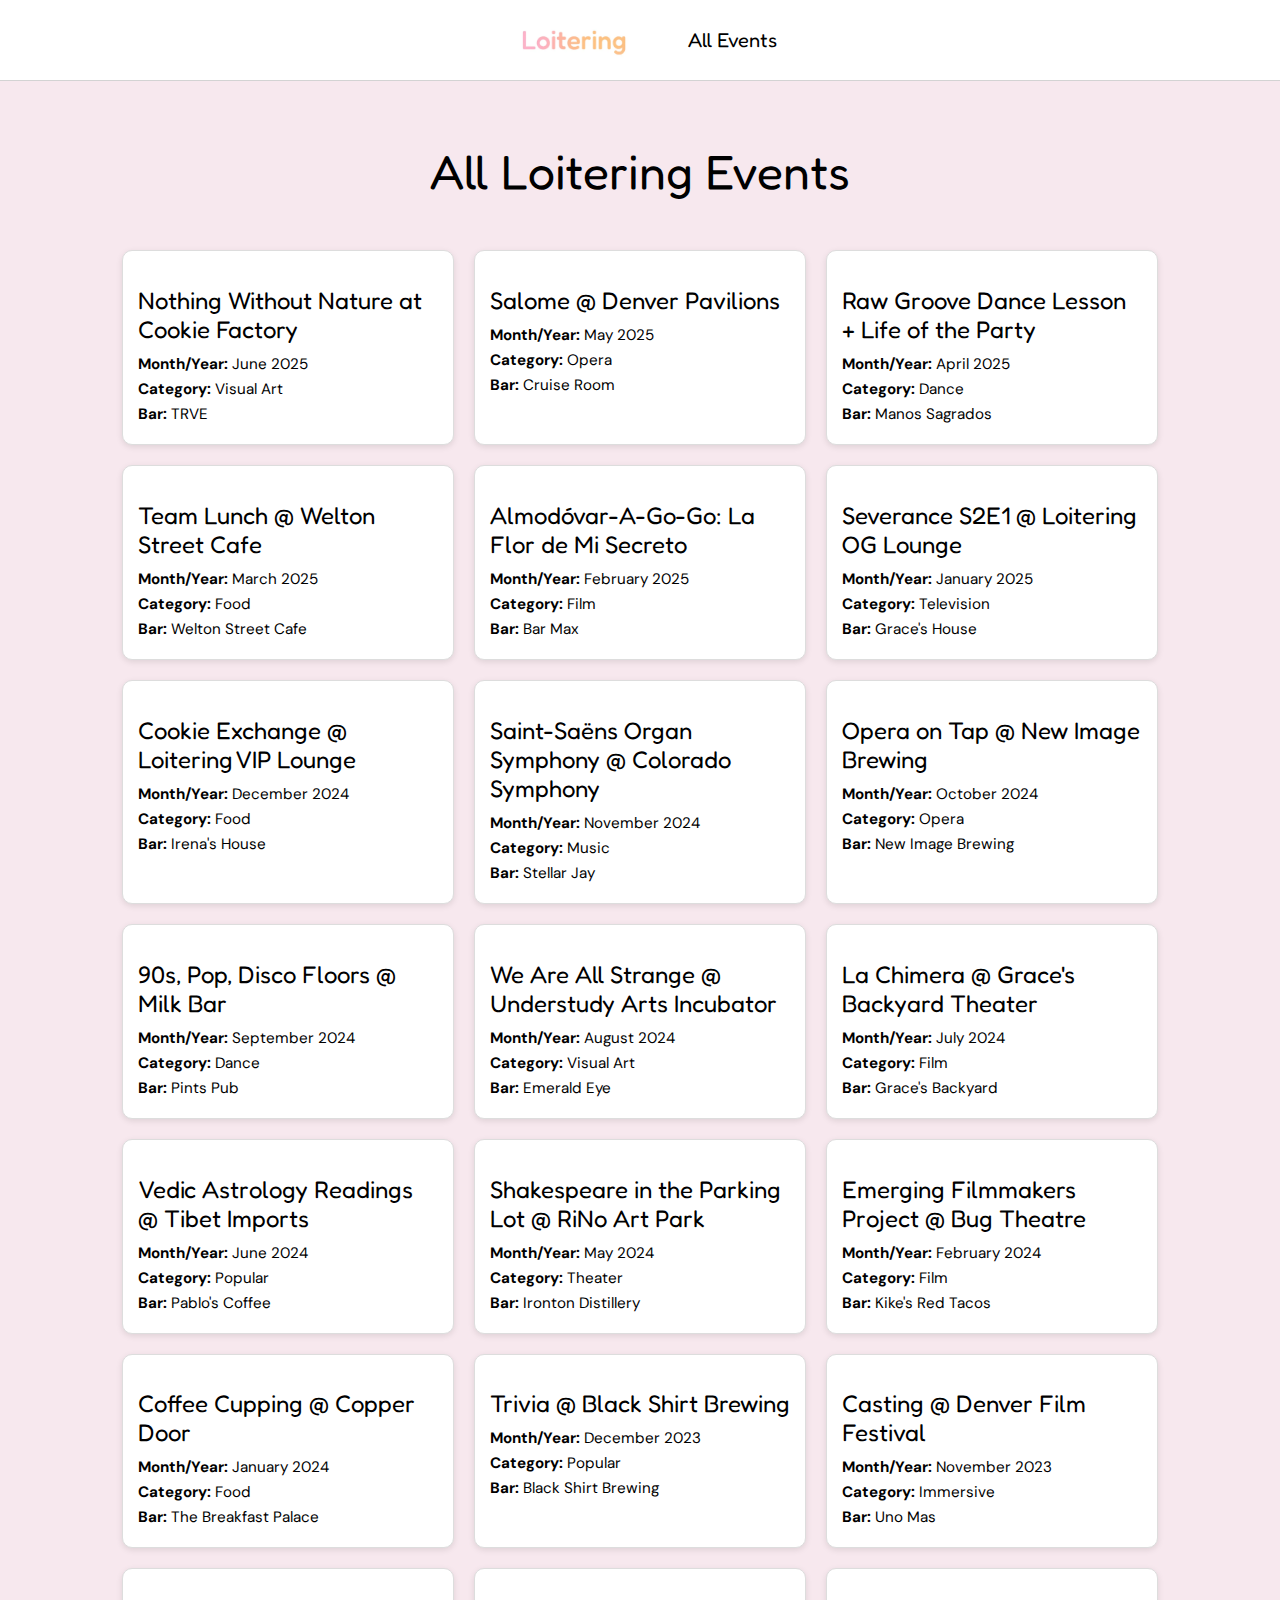
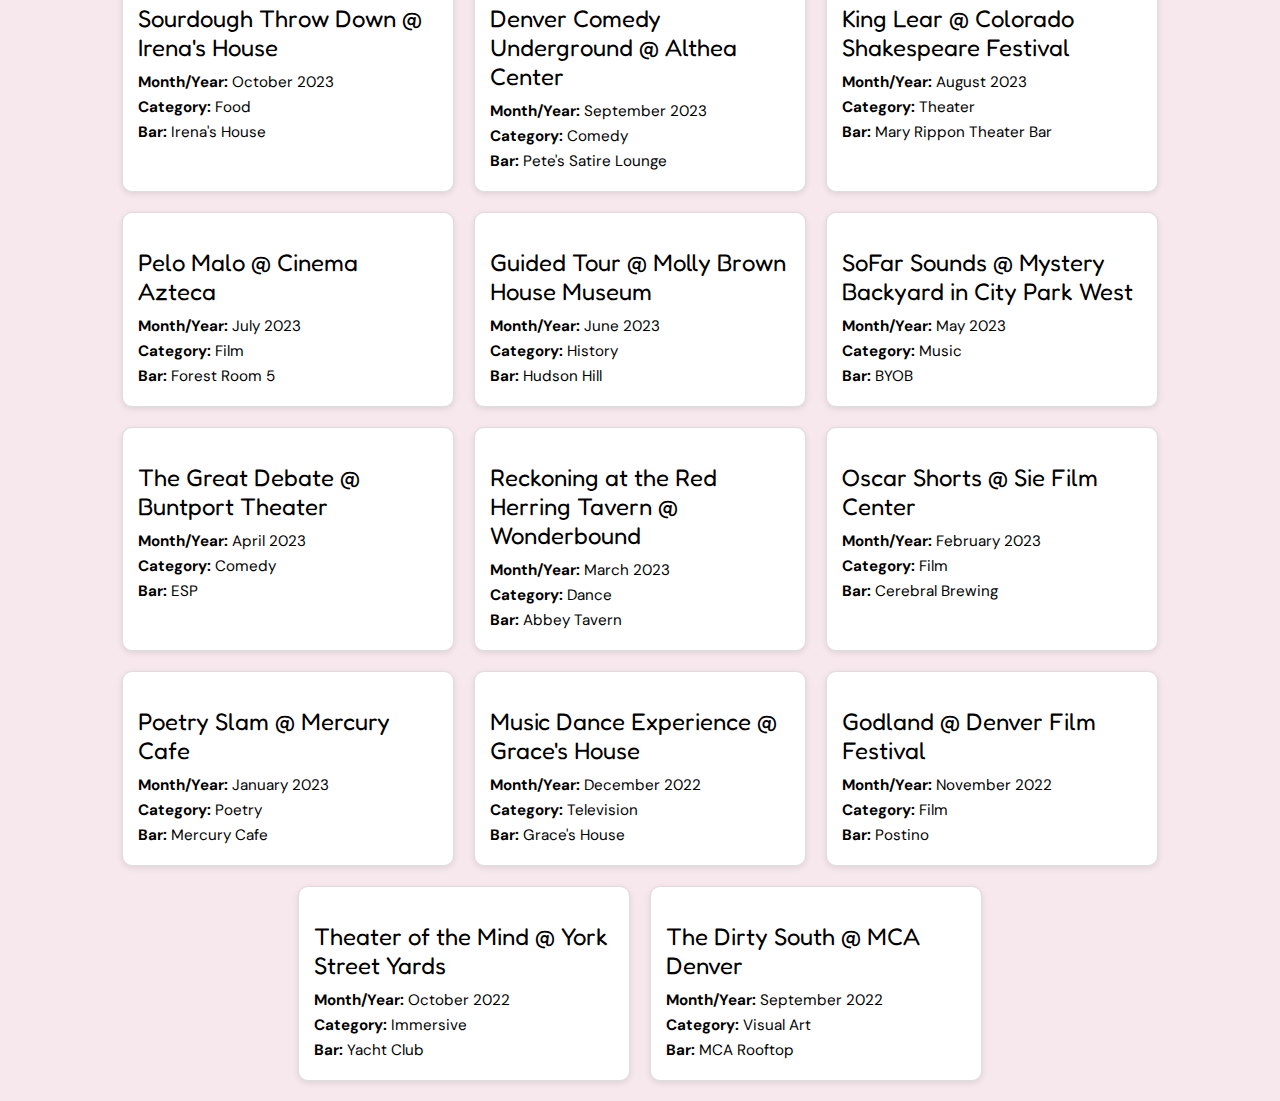
<file: events/index.html>
<!DOCTYPE html>
<html lang="en">
<head>
  <meta charset="UTF-8">
  <meta name="viewport" content="width=device-width, initial-scale=1.0">
  <title>All Events - Loitering</title>
  <!-- Use Fredoka font and favicon, matching loitering.html -->
  <link href="https://fonts.googleapis.com/css2?family=Fredoka:wght@400;700&family=DM+Sans&display=swap" rel="stylesheet" media="print" onload="this.media='all'" />
  <link rel="icon" type="image/webp" href="logoculture.webp" />
  <style>
    body {
      margin: 0;
      padding: 0;
      font-family: 'DM Sans', sans-serif;
      background-color: #f7e8ee;
    }
    h1 {
      font-family: 'Fredoka', sans-serif;
      font-size: 3em;
      text-align: center;
      margin: 30px 0;
      font-weight: 400;
    }
    .events-grid {
      display: flex;
      flex-wrap: wrap;
      gap: 20px;
      justify-content: center;
      padding: 20px;
    }
    .event-card {
      border: 1px solid #ddd;
      border-radius: 10px;
      padding: 15px;
      width: 300px;
      box-shadow: 0 2px 6px rgba(0,0,0,0.1);
      transition: transform 0.2s ease;
      background: #fff;
    }
    .event-card:hover {
      transform: translateY(-5px);
    }
    .event-card h2 {
      font-family: 'Fredoka', sans-serif;
      font-size: 1.5em;
      margin-bottom: 10px;
      font-weight: 400;
    }
    .event-card p {
      margin: 5px 0;
      font-size: 0.95em;
    }
    .navbar {
      position: fixed;
      top: 0; left: 0; right: 0;
      background: #fff;
      border-bottom: 1px solid lightgray;
      display: flex;
      justify-content: center;
      align-items: center;
      height: 80px;
      padding: 0 20px;
      z-index: 1000;
    }
    .navbar ul { 
      display: flex; 
      list-style: none; 
      margin:0; 
      padding:0; 
      align-items: center;
      height: 100%;
    }
    .navbar li { margin: 0 20px; display: flex; align-items: center; }
    .navbar a { 
      text-decoration: none; 
      color: #000; 
      font-size: 1.25rem;
      display: flex; 
      align-items: center; 
      height: 100%;
      font-family: 'Fredoka', sans-serif;
      font-weight: 400;
    }
    .navbar img {
      max-height: 52px;
      width: auto;
      display: block;
    }
    @media (max-width: 480px) {
      .navbar {
        height: 56px;
        padding: 0 6px;
      }
      .navbar ul {
        gap: 8px;
      }
      .navbar li {
        margin: 0 8px;
      }
      .navbar img {
        max-height: 36px;
      }
    }
    .main-content {
      margin-top: 80px;
      padding-top: 32px;
    }
    @media (max-width: 480px) {
      .main-content {
        margin-top: 56px;
        padding-top: 20px;
      }
    }
    @media (max-width: 768px) {
      .event-card {
        width: 90%;
      }
      h1 {
        font-size: 2em;
      }
    }
  </style>
</head>
<body>
  <nav class="navbar">
    <ul>
      <li><a href="https://loitering.info"><img src="loiteringlogo.webp" alt="Home Logo" loading="lazy" width="52" height="52" /></a></li>
      <li><a href="https://loitering.info/events">All Events</a></li>
    </ul>
  </nav>
  <div class="main-content">
    <h1>All Loitering Events</h1>
    <div class="events-grid">
      <!-- Most recent event first -->
      <div class="event-card">
        <h2>Nothing Without Nature at Cookie Factory</h2>
        <p><strong>Month/Year:</strong> June 2025</p>
        <p><strong>Category:</strong> Visual Art</p>
        <p><strong>Bar:</strong> TRVE</p>
      </div>
      <div class="event-card"><h2>Salome @ Denver Pavilions</h2><p><strong>Month/Year:</strong> May 2025</p><p><strong>Category:</strong> Opera</p><p><strong>Bar:</strong> Cruise Room</p></div>
      <div class="event-card"><h2>Raw Groove Dance Lesson + Life of the Party</h2><p><strong>Month/Year:</strong> April 2025</p><p><strong>Category:</strong> Dance</p><p><strong>Bar:</strong> Manos Sagrados</p></div>
      <div class="event-card"><h2>Team Lunch @ Welton Street Cafe</h2><p><strong>Month/Year:</strong> March 2025</p><p><strong>Category:</strong> Food</p><p><strong>Bar:</strong> Welton Street Cafe</p></div>
      <div class="event-card"><h2>Almodóvar-A-Go-Go: La Flor de Mi Secreto</h2><p><strong>Month/Year:</strong> February 2025</p><p><strong>Category:</strong> Film</p><p><strong>Bar:</strong> Bar Max</p></div>
      <div class="event-card"><h2>Severance S2E1 @ Loitering OG Lounge</h2><p><strong>Month/Year:</strong> January 2025</p><p><strong>Category:</strong> Television</p><p><strong>Bar:</strong> Grace's House</p></div>
      <div class="event-card"><h2>Cookie Exchange @ Loitering VIP Lounge</h2><p><strong>Month/Year:</strong> December 2024</p><p><strong>Category:</strong> Food</p><p><strong>Bar:</strong> Irena's House</p></div>
      <div class="event-card"><h2>Saint-Saëns Organ Symphony @ Colorado Symphony</h2><p><strong>Month/Year:</strong> November 2024</p><p><strong>Category:</strong> Music</p><p><strong>Bar:</strong> Stellar Jay</p></div>
      <div class="event-card"><h2>Opera on Tap @ New Image Brewing</h2><p><strong>Month/Year:</strong> October 2024</p><p><strong>Category:</strong> Opera</p><p><strong>Bar:</strong> New Image Brewing</p></div>
      <div class="event-card"><h2>90s, Pop, Disco Floors @ Milk Bar</h2><p><strong>Month/Year:</strong> September 2024</p><p><strong>Category:</strong> Dance</p><p><strong>Bar:</strong> Pints Pub</p></div>
      <div class="event-card"><h2>We Are All Strange @ Understudy Arts Incubator</h2><p><strong>Month/Year:</strong> August 2024</p><p><strong>Category:</strong> Visual Art</p><p><strong>Bar:</strong> Emerald Eye</p></div>
      <div class="event-card"><h2>La Chimera @ Grace's Backyard Theater</h2><p><strong>Month/Year:</strong> July 2024</p><p><strong>Category:</strong> Film</p><p><strong>Bar:</strong> Grace's Backyard</p></div>
      <div class="event-card"><h2>Vedic Astrology Readings @ Tibet Imports</h2><p><strong>Month/Year:</strong> June 2024</p><p><strong>Category:</strong> Popular</p><p><strong>Bar:</strong> Pablo's Coffee</p></div>
      <div class="event-card"><h2>Shakespeare in the Parking Lot @ RiNo Art Park</h2><p><strong>Month/Year:</strong> May 2024</p><p><strong>Category:</strong> Theater</p><p><strong>Bar:</strong> Ironton Distillery</p></div>
      <div class="event-card"><h2>Emerging Filmmakers Project @ Bug Theatre</h2><p><strong>Month/Year:</strong> February 2024</p><p><strong>Category:</strong> Film</p><p><strong>Bar:</strong> Kike's Red Tacos</p></div>
      <div class="event-card"><h2>Coffee Cupping @ Copper Door</h2><p><strong>Month/Year:</strong> January 2024</p><p><strong>Category:</strong> Food</p><p><strong>Bar:</strong> The Breakfast Palace</p></div>
      <div class="event-card"><h2>Trivia @ Black Shirt Brewing</h2><p><strong>Month/Year:</strong> December 2023</p><p><strong>Category:</strong> Popular</p><p><strong>Bar:</strong> Black Shirt Brewing</p></div>
      <div class="event-card"><h2>Casting @ Denver Film Festival</h2><p><strong>Month/Year:</strong> November 2023</p><p><strong>Category:</strong> Immersive</p><p><strong>Bar:</strong> Uno Mas</p></div>
      <div class="event-card"><h2>Sourdough Throw Down @ Irena's House</h2><p><strong>Month/Year:</strong> October 2023</p><p><strong>Category:</strong> Food</p><p><strong>Bar:</strong> Irena's House</p></div>
      <div class="event-card"><h2>Denver Comedy Underground @ Althea Center</h2><p><strong>Month/Year:</strong> September 2023</p><p><strong>Category:</strong> Comedy</p><p><strong>Bar:</strong> Pete's Satire Lounge</p></div>
      <div class="event-card"><h2>King Lear @ Colorado Shakespeare Festival</h2><p><strong>Month/Year:</strong> August 2023</p><p><strong>Category:</strong> Theater</p><p><strong>Bar:</strong> Mary Rippon Theater Bar</p></div>
      <div class="event-card"><h2>Pelo Malo @ Cinema Azteca</h2><p><strong>Month/Year:</strong> July 2023</p><p><strong>Category:</strong> Film</p><p><strong>Bar:</strong> Forest Room 5</p></div>
      <div class="event-card"><h2>Guided Tour @ Molly Brown House Museum</h2><p><strong>Month/Year:</strong> June 2023</p><p><strong>Category:</strong> History</p><p><strong>Bar:</strong> Hudson Hill</p></div>
      <div class="event-card"><h2>SoFar Sounds @ Mystery Backyard in City Park West</h2><p><strong>Month/Year:</strong> May 2023</p><p><strong>Category:</strong> Music</p><p><strong>Bar:</strong> BYOB</p></div>
      <div class="event-card"><h2>The Great Debate @ Buntport Theater</h2><p><strong>Month/Year:</strong> April 2023</p><p><strong>Category:</strong> Comedy</p><p><strong>Bar:</strong> ESP</p></div>
      <div class="event-card"><h2>Reckoning at the Red Herring Tavern @ Wonderbound</h2><p><strong>Month/Year:</strong> March 2023</p><p><strong>Category:</strong> Dance</p><p><strong>Bar:</strong> Abbey Tavern</p></div>
      <div class="event-card"><h2>Oscar Shorts @ Sie Film Center</h2><p><strong>Month/Year:</strong> February 2023</p><p><strong>Category:</strong> Film</p><p><strong>Bar:</strong> Cerebral Brewing</p></div>
      <div class="event-card"><h2>Poetry Slam @ Mercury Cafe</h2><p><strong>Month/Year:</strong> January 2023</p><p><strong>Category:</strong> Poetry</p><p><strong>Bar:</strong> Mercury Cafe</p></div>
      <div class="event-card"><h2>Music Dance Experience @ Grace's House</h2><p><strong>Month/Year:</strong> December 2022</p><p><strong>Category:</strong> Television</p><p><strong>Bar:</strong> Grace's House</p></div>
      <div class="event-card"><h2>Godland @ Denver Film Festival</h2><p><strong>Month/Year:</strong> November 2022</p><p><strong>Category:</strong> Film</p><p><strong>Bar:</strong> Postino</p></div>
      <div class="event-card"><h2>Theater of the Mind @ York Street Yards</h2><p><strong>Month/Year:</strong> October 2022</p><p><strong>Category:</strong> Immersive</p><p><strong>Bar:</strong> Yacht Club</p></div>
      <div class="event-card"><h2>The Dirty South @ MCA Denver</h2><p><strong>Month/Year:</strong> September 2022</p><p><strong>Category:</strong> Visual Art</p><p><strong>Bar:</strong> MCA Rooftop</p></div>
    </div>
  </div>
</body>
</html>
</file>
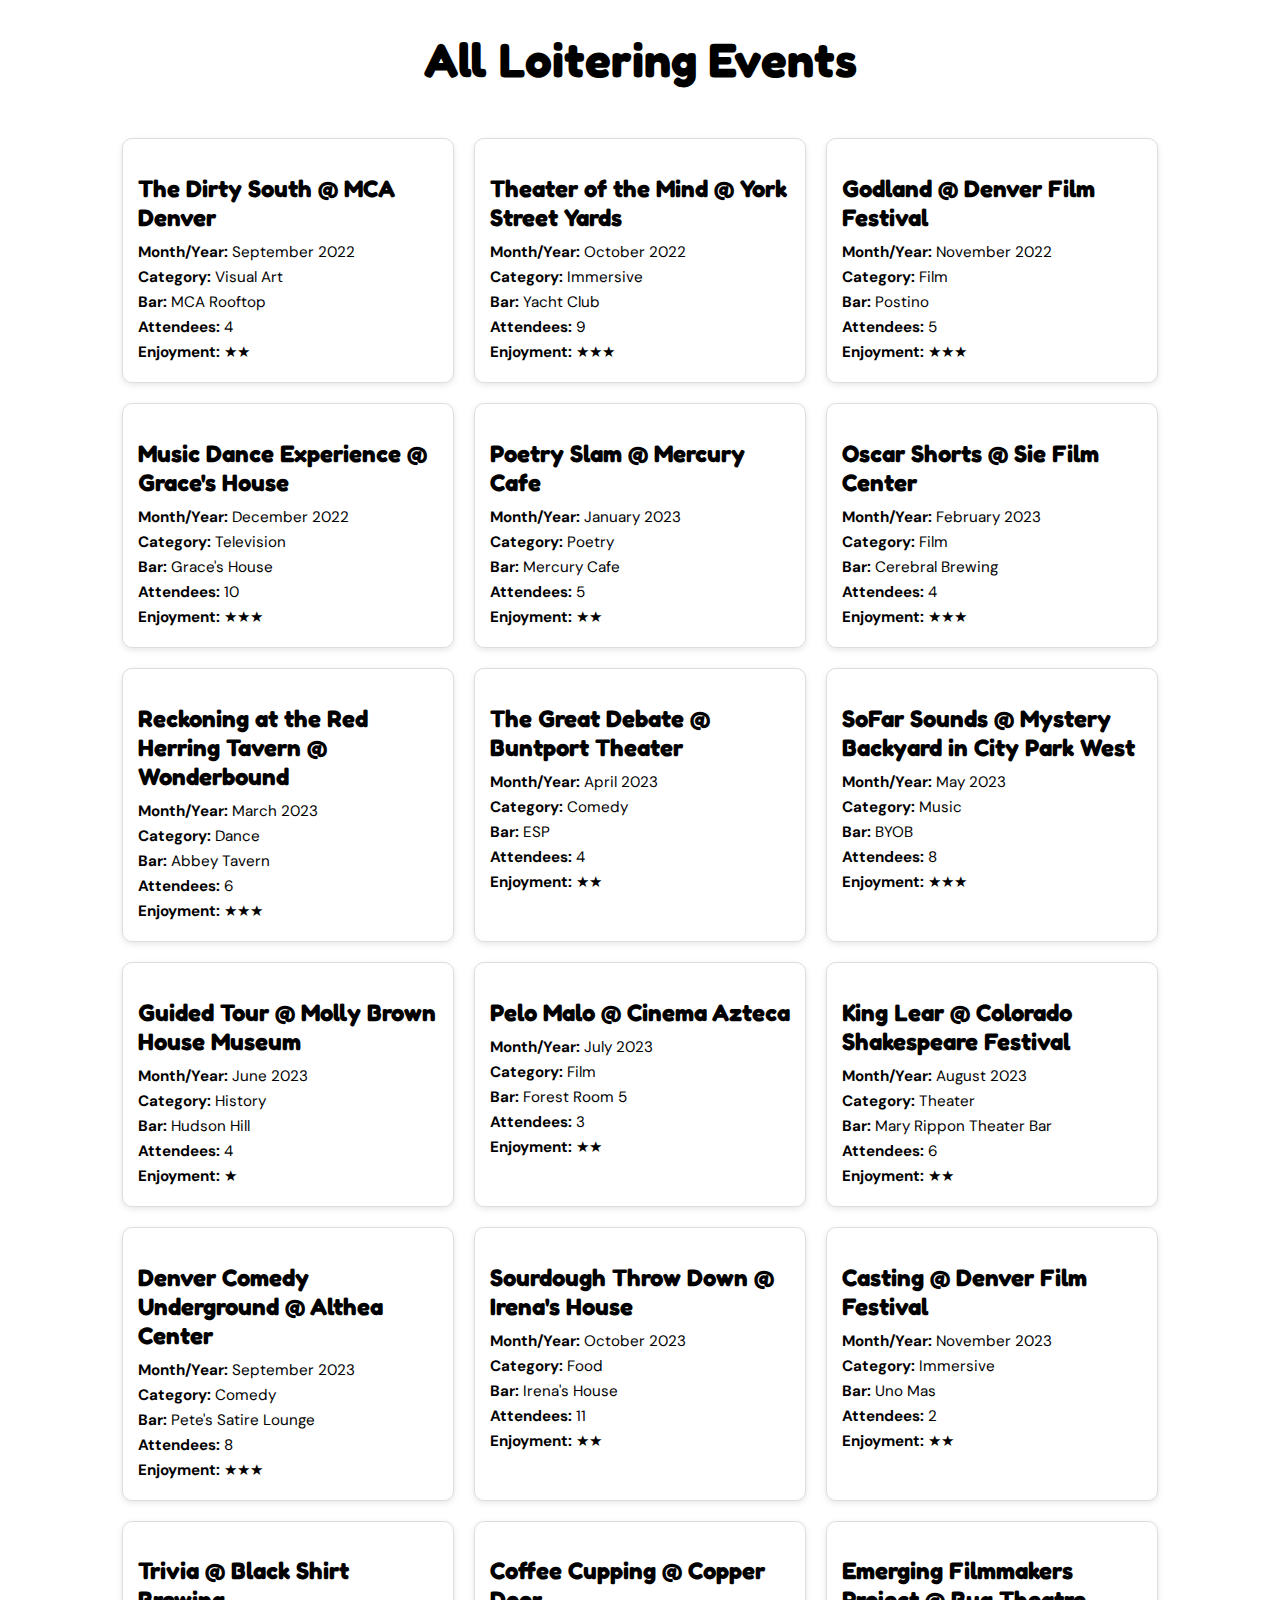
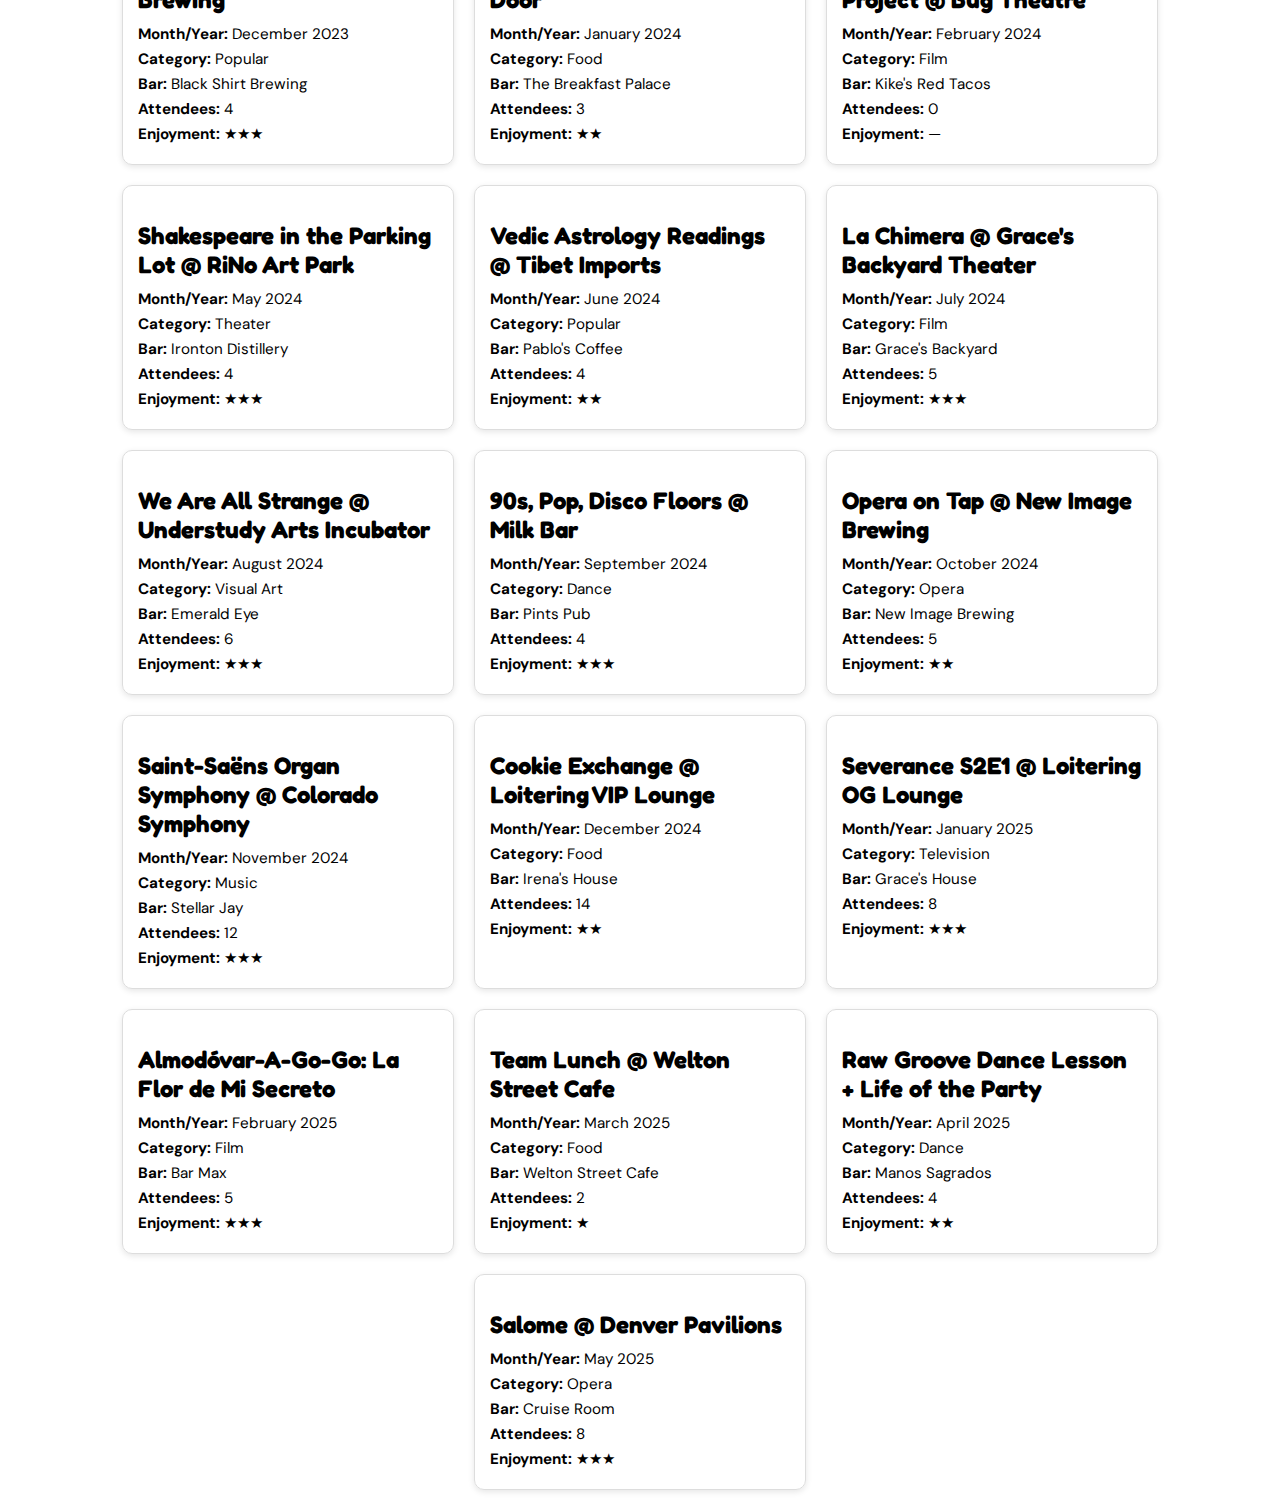
<file: events.html>
<!DOCTYPE html>
<html lang="en">
<head>
  <meta charset="UTF-8">
  <meta name="viewport" content="width=device-width, initial-scale=1.0">
  <title>All Events – Loitering</title>
  <link href="https://fonts.googleapis.com/css2?family=Fredoka&family=DM+Sans&display=swap" rel="stylesheet">
  <style>
    body {
      margin: 0;
      padding: 0;
      font-family: 'DM Sans', sans-serif;
      background-color: #fff;
    }
    h1 {
      font-family: 'Fredoka', sans-serif;
      font-size: 3em;
      text-align: center;
      margin: 30px 0;
    }
    .events-grid {
      display: flex;
      flex-wrap: wrap;
      gap: 20px;
      justify-content: center;
      padding: 20px;
    }
    .event-card {
      border: 1px solid #ddd;
      border-radius: 10px;
      padding: 15px;
      width: 300px;
      box-shadow: 0 2px 6px rgba(0,0,0,0.1);
      transition: transform 0.2s ease;
    }
    .event-card:hover {
      transform: translateY(-5px);
    }
    .event-card h2 {
      font-family: 'Fredoka', sans-serif;
      font-size: 1.5em;
      margin-bottom: 10px;
    }
    .event-card p {
      margin: 5px 0;
      font-size: 0.95em;
    }
    @media (max-width: 768px) {
      .event-card {
        width: 90%;
      }
      h1 {
        font-size: 2em;
      }
    }
  </style>
</head>
<body>
  <h1>All Loitering Events</h1>
  <div class="events-grid">
    <!-- Events inserted below -->
    <div class="event-card"><h2>The Dirty South @ MCA Denver</h2><p><strong>Month/Year:</strong> September 2022</p><p><strong>Category:</strong> Visual Art</p><p><strong>Bar:</strong> MCA Rooftop</p><p><strong>Attendees:</strong> 4</p><p><strong>Enjoyment:</strong> ★★</p></div>
    <div class="event-card"><h2>Theater of the Mind @ York Street Yards</h2><p><strong>Month/Year:</strong> October 2022</p><p><strong>Category:</strong> Immersive</p><p><strong>Bar:</strong> Yacht Club</p><p><strong>Attendees:</strong> 9</p><p><strong>Enjoyment:</strong> ★★★</p></div>
    <div class="event-card"><h2>Godland @ Denver Film Festival</h2><p><strong>Month/Year:</strong> November 2022</p><p><strong>Category:</strong> Film</p><p><strong>Bar:</strong> Postino</p><p><strong>Attendees:</strong> 5</p><p><strong>Enjoyment:</strong> ★★★</p></div>
    <div class="event-card"><h2>Music Dance Experience @ Grace's House</h2><p><strong>Month/Year:</strong> December 2022</p><p><strong>Category:</strong> Television</p><p><strong>Bar:</strong> Grace's House</p><p><strong>Attendees:</strong> 10</p><p><strong>Enjoyment:</strong> ★★★</p></div>
    <div class="event-card"><h2>Poetry Slam @ Mercury Cafe</h2><p><strong>Month/Year:</strong> January 2023</p><p><strong>Category:</strong> Poetry</p><p><strong>Bar:</strong> Mercury Cafe</p><p><strong>Attendees:</strong> 5</p><p><strong>Enjoyment:</strong> ★★</p></div>
    <div class="event-card"><h2>Oscar Shorts @ Sie Film Center</h2><p><strong>Month/Year:</strong> February 2023</p><p><strong>Category:</strong> Film</p><p><strong>Bar:</strong> Cerebral Brewing</p><p><strong>Attendees:</strong> 4</p><p><strong>Enjoyment:</strong> ★★★</p></div>
    <div class="event-card"><h2>Reckoning at the Red Herring Tavern @ Wonderbound</h2><p><strong>Month/Year:</strong> March 2023</p><p><strong>Category:</strong> Dance</p><p><strong>Bar:</strong> Abbey Tavern</p><p><strong>Attendees:</strong> 6</p><p><strong>Enjoyment:</strong> ★★★</p></div>
    <div class="event-card"><h2>The Great Debate @ Buntport Theater</h2><p><strong>Month/Year:</strong> April 2023</p><p><strong>Category:</strong> Comedy</p><p><strong>Bar:</strong> ESP</p><p><strong>Attendees:</strong> 4</p><p><strong>Enjoyment:</strong> ★★</p></div>
    <div class="event-card"><h2>SoFar Sounds @ Mystery Backyard in City Park West</h2><p><strong>Month/Year:</strong> May 2023</p><p><strong>Category:</strong> Music</p><p><strong>Bar:</strong> BYOB</p><p><strong>Attendees:</strong> 8</p><p><strong>Enjoyment:</strong> ★★★</p></div>
    <div class="event-card"><h2>Guided Tour @ Molly Brown House Museum</h2><p><strong>Month/Year:</strong> June 2023</p><p><strong>Category:</strong> History</p><p><strong>Bar:</strong> Hudson Hill</p><p><strong>Attendees:</strong> 4</p><p><strong>Enjoyment:</strong> ★</p></div>
    <div class="event-card"><h2>Pelo Malo @ Cinema Azteca</h2><p><strong>Month/Year:</strong> July 2023</p><p><strong>Category:</strong> Film</p><p><strong>Bar:</strong> Forest Room 5</p><p><strong>Attendees:</strong> 3</p><p><strong>Enjoyment:</strong> ★★</p></div>
    <div class="event-card"><h2>King Lear @ Colorado Shakespeare Festival</h2><p><strong>Month/Year:</strong> August 2023</p><p><strong>Category:</strong> Theater</p><p><strong>Bar:</strong> Mary Rippon Theater Bar</p><p><strong>Attendees:</strong> 6</p><p><strong>Enjoyment:</strong> ★★</p></div>
    <div class="event-card"><h2>Denver Comedy Underground @ Althea Center</h2><p><strong>Month/Year:</strong> September 2023</p><p><strong>Category:</strong> Comedy</p><p><strong>Bar:</strong> Pete's Satire Lounge</p><p><strong>Attendees:</strong> 8</p><p><strong>Enjoyment:</strong> ★★★</p></div>
    <div class="event-card"><h2>Sourdough Throw Down @ Irena's House</h2><p><strong>Month/Year:</strong> October 2023</p><p><strong>Category:</strong> Food</p><p><strong>Bar:</strong> Irena's House</p><p><strong>Attendees:</strong> 11</p><p><strong>Enjoyment:</strong> ★★</p></div>
    <div class="event-card"><h2>Casting @ Denver Film Festival</h2><p><strong>Month/Year:</strong> November 2023</p><p><strong>Category:</strong> Immersive</p><p><strong>Bar:</strong> Uno Mas</p><p><strong>Attendees:</strong> 2</p><p><strong>Enjoyment:</strong> ★★</p></div>
    <div class="event-card"><h2>Trivia @ Black Shirt Brewing</h2><p><strong>Month/Year:</strong> December 2023</p><p><strong>Category:</strong> Popular</p><p><strong>Bar:</strong> Black Shirt Brewing</p><p><strong>Attendees:</strong> 4</p><p><strong>Enjoyment:</strong> ★★★</p></div>
    <div class="event-card"><h2>Coffee Cupping @ Copper Door</h2><p><strong>Month/Year:</strong> January 2024</p><p><strong>Category:</strong> Food</p><p><strong>Bar:</strong> The Breakfast Palace</p><p><strong>Attendees:</strong> 3</p><p><strong>Enjoyment:</strong> ★★</p></div>
    <div class="event-card"><h2>Emerging Filmmakers Project @ Bug Theatre</h2><p><strong>Month/Year:</strong> February 2024</p><p><strong>Category:</strong> Film</p><p><strong>Bar:</strong> Kike's Red Tacos</p><p><strong>Attendees:</strong> 0</p><p><strong>Enjoyment:</strong> —</p></div>
    <div class="event-card"><h2>Shakespeare in the Parking Lot @ RiNo Art Park</h2><p><strong>Month/Year:</strong> May 2024</p><p><strong>Category:</strong> Theater</p><p><strong>Bar:</strong> Ironton Distillery</p><p><strong>Attendees:</strong> 4</p><p><strong>Enjoyment:</strong> ★★★</p></div>
    <div class="event-card"><h2>Vedic Astrology Readings @ Tibet Imports</h2><p><strong>Month/Year:</strong> June 2024</p><p><strong>Category:</strong> Popular</p><p><strong>Bar:</strong> Pablo's Coffee</p><p><strong>Attendees:</strong> 4</p><p><strong>Enjoyment:</strong> ★★</p></div>
    <div class="event-card"><h2>La Chimera @ Grace's Backyard Theater</h2><p><strong>Month/Year:</strong> July 2024</p><p><strong>Category:</strong> Film</p><p><strong>Bar:</strong> Grace's Backyard</p><p><strong>Attendees:</strong> 5</p><p><strong>Enjoyment:</strong> ★★★</p></div>
    <div class="event-card"><h2>We Are All Strange @ Understudy Arts Incubator</h2><p><strong>Month/Year:</strong> August 2024</p><p><strong>Category:</strong> Visual Art</p><p><strong>Bar:</strong> Emerald Eye</p><p><strong>Attendees:</strong> 6</p><p><strong>Enjoyment:</strong> ★★★</p></div>
    <div class="event-card"><h2>90s, Pop, Disco Floors @ Milk Bar</h2><p><strong>Month/Year:</strong> September 2024</p><p><strong>Category:</strong> Dance</p><p><strong>Bar:</strong> Pints Pub</p><p><strong>Attendees:</strong> 4</p><p><strong>Enjoyment:</strong> ★★★</p></div>
    <div class="event-card"><h2>Opera on Tap @ New Image Brewing</h2><p><strong>Month/Year:</strong> October 2024</p><p><strong>Category:</strong> Opera</p><p><strong>Bar:</strong> New Image Brewing</p><p><strong>Attendees:</strong> 5</p><p><strong>Enjoyment:</strong> ★★</p></div>
    <div class="event-card"><h2>Saint-Saëns Organ Symphony @ Colorado Symphony</h2><p><strong>Month/Year:</strong> November 2024</p><p><strong>Category:</strong> Music</p><p><strong>Bar:</strong> Stellar Jay</p><p><strong>Attendees:</strong> 12</p><p><strong>Enjoyment:</strong> ★★★</p></div>
    <div class="event-card"><h2>Cookie Exchange @ Loitering VIP Lounge</h2><p><strong>Month/Year:</strong> December 2024</p><p><strong>Category:</strong> Food</p><p><strong>Bar:</strong> Irena's House</p><p><strong>Attendees:</strong> 14</p><p><strong>Enjoyment:</strong> ★★</p></div>
    <div class="event-card"><h2>Severance S2E1 @ Loitering OG Lounge</h2><p><strong>Month/Year:</strong> January 2025</p><p><strong>Category:</strong> Television</p><p><strong>Bar:</strong> Grace's House</p><p><strong>Attendees:</strong> 8</p><p><strong>Enjoyment:</strong> ★★★</p></div>
    <div class="event-card"><h2>Almodóvar-A-Go-Go: La Flor de Mi Secreto</h2><p><strong>Month/Year:</strong> February 2025</p><p><strong>Category:</strong> Film</p><p><strong>Bar:</strong> Bar Max</p><p><strong>Attendees:</strong> 5</p><p><strong>Enjoyment:</strong> ★★★</p></div>
    <div class="event-card"><h2>Team Lunch @ Welton Street Cafe</h2><p><strong>Month/Year:</strong> March 2025</p><p><strong>Category:</strong> Food</p><p><strong>Bar:</strong> Welton Street Cafe</p><p><strong>Attendees:</strong> 2</p><p><strong>Enjoyment:</strong> ★</p></div>
    <div class="event-card"><h2>Raw Groove Dance Lesson + Life of the Party</h2><p><strong>Month/Year:</strong> April 2025</p><p><strong>Category:</strong> Dance</p><p><strong>Bar:</strong> Manos Sagrados</p><p><strong>Attendees:</strong> 4</p><p><strong>Enjoyment:</strong> ★★</p></div>
    <div class="event-card"><h2>Salome @ Denver Pavilions</h2><p><strong>Month/Year:</strong> May 2025</p><p><strong>Category:</strong> Opera</p><p><strong>Bar:</strong> Cruise Room</p><p><strong>Attendees:</strong> 8</p><p><strong>Enjoyment:</strong> ★★★</p></div>
  </div>
</body>
</html>
</file>
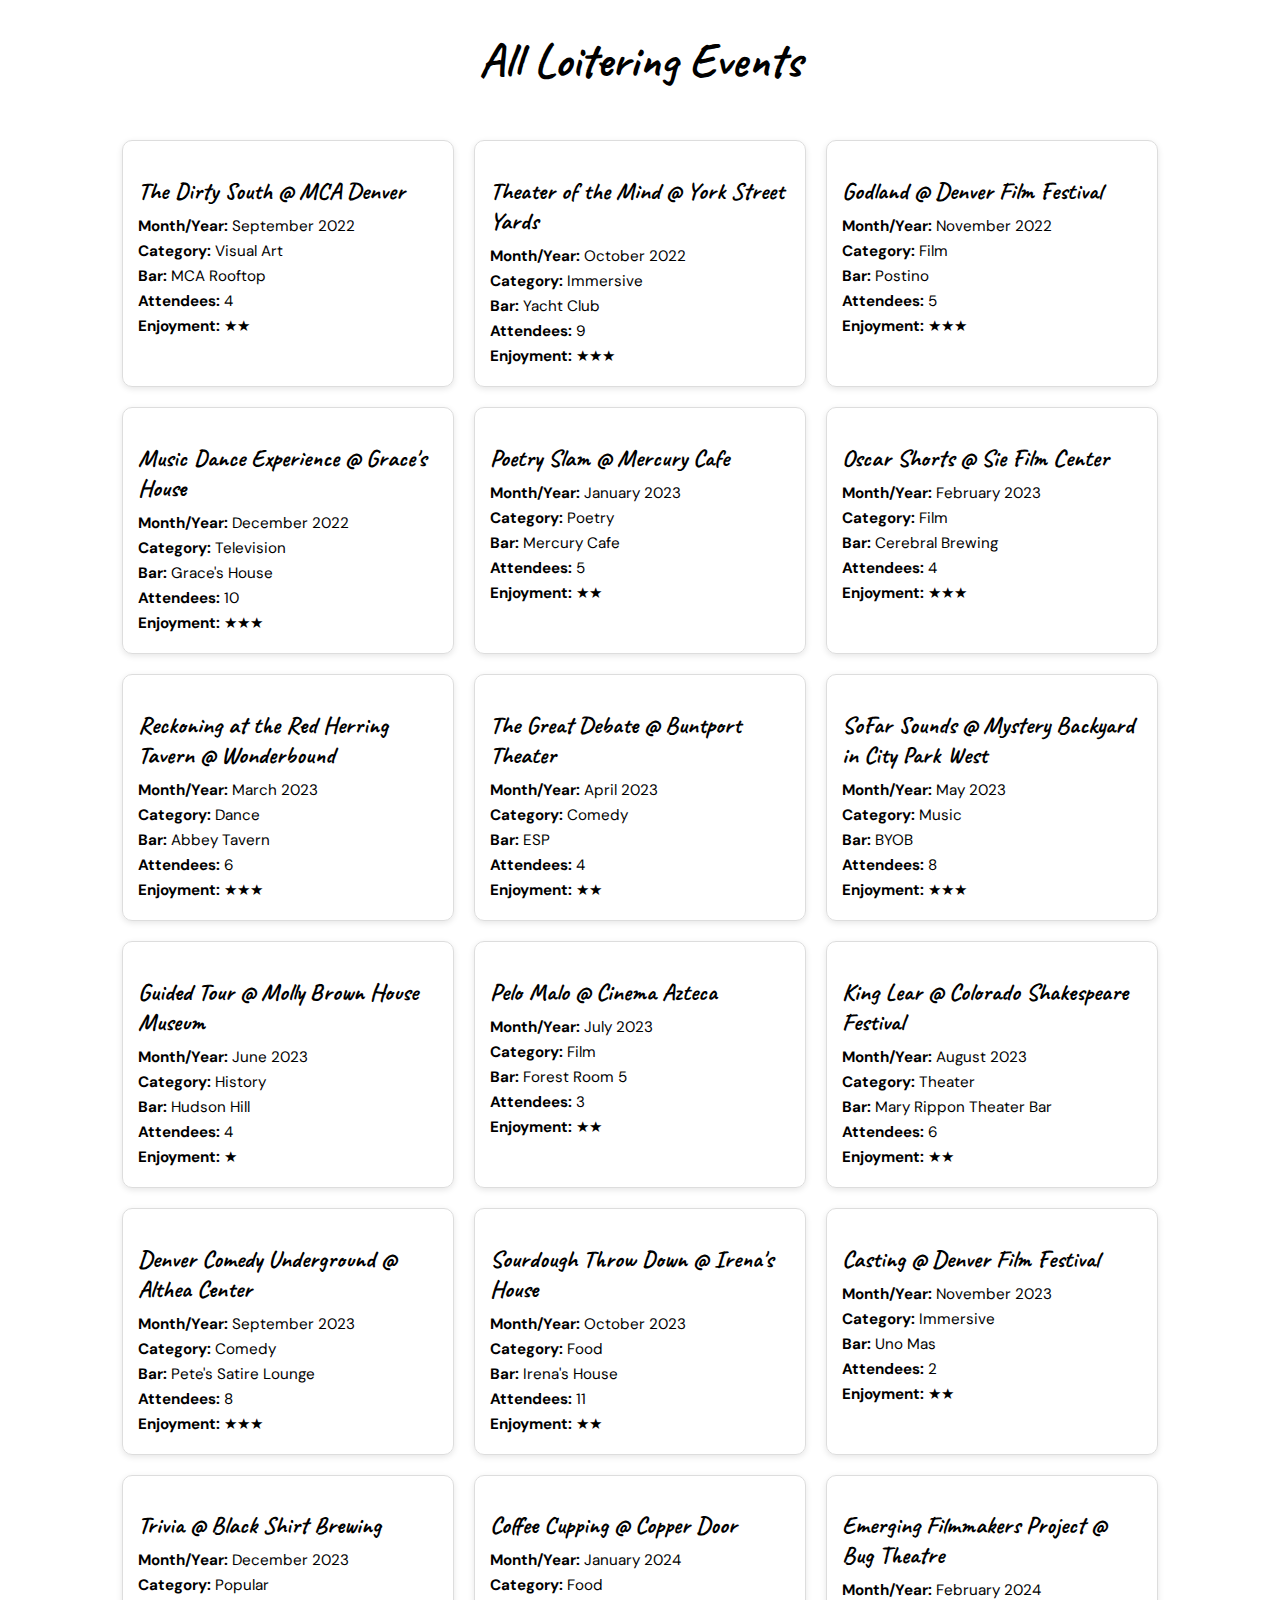
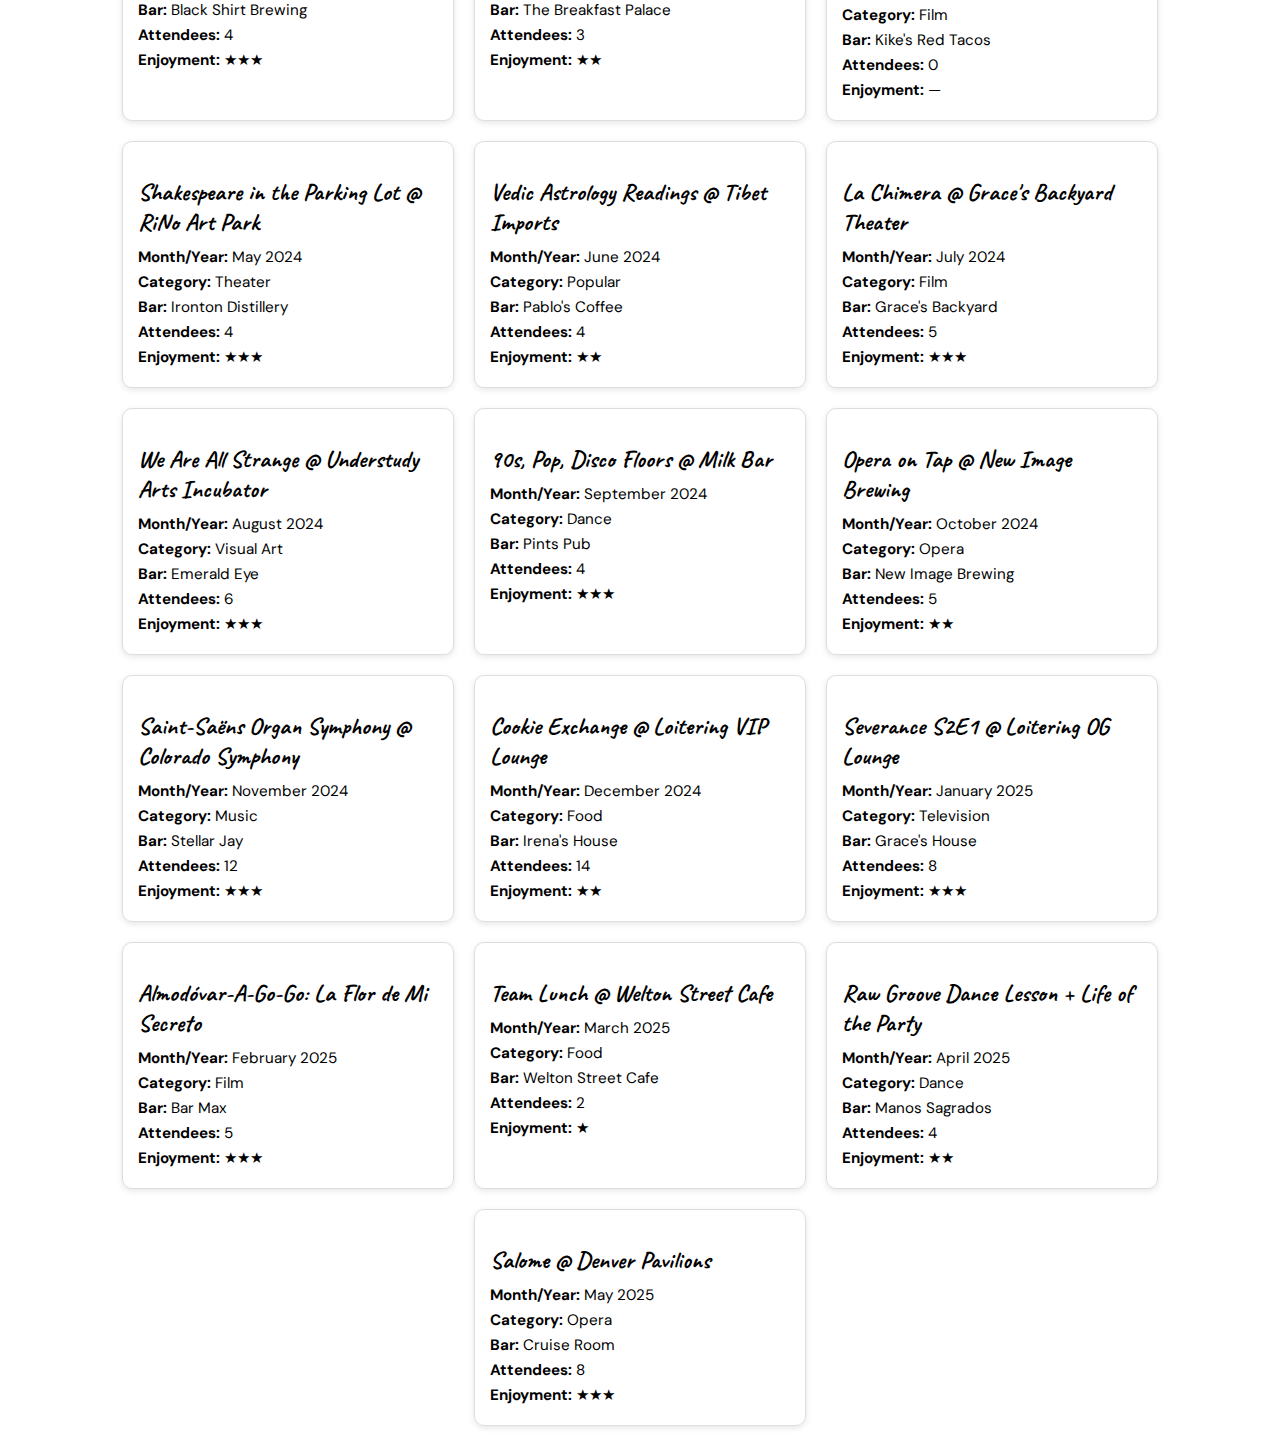
<file: events/events.html>
<!DOCTYPE html>
<html lang="en">
<head>
  <meta charset="UTF-8">
  <meta name="viewport" content="width=device-width, initial-scale=1.0">
  <title>All Events – Loitering</title>
  <link href="https://fonts.googleapis.com/css2?family=Caveat&family=DM+Sans&display=swap" rel="stylesheet">
  <style>
    body {
      margin: 0;
      padding: 0;
      font-family: 'DM Sans', sans-serif;
      background-color: #fff;
    }
    h1 {
      font-family: 'Caveat', cursive;
      font-size: 3em;
      text-align: center;
      margin: 30px 0;
    }
    .events-grid {
      display: flex;
      flex-wrap: wrap;
      gap: 20px;
      justify-content: center;
      padding: 20px;
    }
    .event-card {
      border: 1px solid #ddd;
      border-radius: 10px;
      padding: 15px;
      width: 300px;
      box-shadow: 0 2px 6px rgba(0,0,0,0.1);
      transition: transform 0.2s ease;
    }
    .event-card:hover {
      transform: translateY(-5px);
    }
    .event-card h2 {
      font-family: 'Caveat', cursive;
      font-size: 1.5em;
      margin-bottom: 10px;
    }
    .event-card p {
      margin: 5px 0;
      font-size: 0.95em;
    }
    @media (max-width: 768px) {
      .event-card {
        width: 90%;
      }
      h1 {
        font-size: 2em;
      }
    }
  </style>
</head>
<body>
  <h1>All Loitering Events</h1>
  <div class="events-grid">
    <!-- Events inserted below -->
    <div class="event-card"><h2>The Dirty South @ MCA Denver</h2><p><strong>Month/Year:</strong> September 2022</p><p><strong>Category:</strong> Visual Art</p><p><strong>Bar:</strong> MCA Rooftop</p><p><strong>Attendees:</strong> 4</p><p><strong>Enjoyment:</strong> ★★</p></div>
    <div class="event-card"><h2>Theater of the Mind @ York Street Yards</h2><p><strong>Month/Year:</strong> October 2022</p><p><strong>Category:</strong> Immersive</p><p><strong>Bar:</strong> Yacht Club</p><p><strong>Attendees:</strong> 9</p><p><strong>Enjoyment:</strong> ★★★</p></div>
    <div class="event-card"><h2>Godland @ Denver Film Festival</h2><p><strong>Month/Year:</strong> November 2022</p><p><strong>Category:</strong> Film</p><p><strong>Bar:</strong> Postino</p><p><strong>Attendees:</strong> 5</p><p><strong>Enjoyment:</strong> ★★★</p></div>
    <div class="event-card"><h2>Music Dance Experience @ Grace's House</h2><p><strong>Month/Year:</strong> December 2022</p><p><strong>Category:</strong> Television</p><p><strong>Bar:</strong> Grace's House</p><p><strong>Attendees:</strong> 10</p><p><strong>Enjoyment:</strong> ★★★</p></div>
    <div class="event-card"><h2>Poetry Slam @ Mercury Cafe</h2><p><strong>Month/Year:</strong> January 2023</p><p><strong>Category:</strong> Poetry</p><p><strong>Bar:</strong> Mercury Cafe</p><p><strong>Attendees:</strong> 5</p><p><strong>Enjoyment:</strong> ★★</p></div>
    <div class="event-card"><h2>Oscar Shorts @ Sie Film Center</h2><p><strong>Month/Year:</strong> February 2023</p><p><strong>Category:</strong> Film</p><p><strong>Bar:</strong> Cerebral Brewing</p><p><strong>Attendees:</strong> 4</p><p><strong>Enjoyment:</strong> ★★★</p></div>
    <div class="event-card"><h2>Reckoning at the Red Herring Tavern @ Wonderbound</h2><p><strong>Month/Year:</strong> March 2023</p><p><strong>Category:</strong> Dance</p><p><strong>Bar:</strong> Abbey Tavern</p><p><strong>Attendees:</strong> 6</p><p><strong>Enjoyment:</strong> ★★★</p></div>
    <div class="event-card"><h2>The Great Debate @ Buntport Theater</h2><p><strong>Month/Year:</strong> April 2023</p><p><strong>Category:</strong> Comedy</p><p><strong>Bar:</strong> ESP</p><p><strong>Attendees:</strong> 4</p><p><strong>Enjoyment:</strong> ★★</p></div>
    <div class="event-card"><h2>SoFar Sounds @ Mystery Backyard in City Park West</h2><p><strong>Month/Year:</strong> May 2023</p><p><strong>Category:</strong> Music</p><p><strong>Bar:</strong> BYOB</p><p><strong>Attendees:</strong> 8</p><p><strong>Enjoyment:</strong> ★★★</p></div>
    <div class="event-card"><h2>Guided Tour @ Molly Brown House Museum</h2><p><strong>Month/Year:</strong> June 2023</p><p><strong>Category:</strong> History</p><p><strong>Bar:</strong> Hudson Hill</p><p><strong>Attendees:</strong> 4</p><p><strong>Enjoyment:</strong> ★</p></div>
    <div class="event-card"><h2>Pelo Malo @ Cinema Azteca</h2><p><strong>Month/Year:</strong> July 2023</p><p><strong>Category:</strong> Film</p><p><strong>Bar:</strong> Forest Room 5</p><p><strong>Attendees:</strong> 3</p><p><strong>Enjoyment:</strong> ★★</p></div>
    <div class="event-card"><h2>King Lear @ Colorado Shakespeare Festival</h2><p><strong>Month/Year:</strong> August 2023</p><p><strong>Category:</strong> Theater</p><p><strong>Bar:</strong> Mary Rippon Theater Bar</p><p><strong>Attendees:</strong> 6</p><p><strong>Enjoyment:</strong> ★★</p></div>
    <div class="event-card"><h2>Denver Comedy Underground @ Althea Center</h2><p><strong>Month/Year:</strong> September 2023</p><p><strong>Category:</strong> Comedy</p><p><strong>Bar:</strong> Pete's Satire Lounge</p><p><strong>Attendees:</strong> 8</p><p><strong>Enjoyment:</strong> ★★★</p></div>
    <div class="event-card"><h2>Sourdough Throw Down @ Irena's House</h2><p><strong>Month/Year:</strong> October 2023</p><p><strong>Category:</strong> Food</p><p><strong>Bar:</strong> Irena's House</p><p><strong>Attendees:</strong> 11</p><p><strong>Enjoyment:</strong> ★★</p></div>
    <div class="event-card"><h2>Casting @ Denver Film Festival</h2><p><strong>Month/Year:</strong> November 2023</p><p><strong>Category:</strong> Immersive</p><p><strong>Bar:</strong> Uno Mas</p><p><strong>Attendees:</strong> 2</p><p><strong>Enjoyment:</strong> ★★</p></div>
    <div class="event-card"><h2>Trivia @ Black Shirt Brewing</h2><p><strong>Month/Year:</strong> December 2023</p><p><strong>Category:</strong> Popular</p><p><strong>Bar:</strong> Black Shirt Brewing</p><p><strong>Attendees:</strong> 4</p><p><strong>Enjoyment:</strong> ★★★</p></div>
    <div class="event-card"><h2>Coffee Cupping @ Copper Door</h2><p><strong>Month/Year:</strong> January 2024</p><p><strong>Category:</strong> Food</p><p><strong>Bar:</strong> The Breakfast Palace</p><p><strong>Attendees:</strong> 3</p><p><strong>Enjoyment:</strong> ★★</p></div>
    <div class="event-card"><h2>Emerging Filmmakers Project @ Bug Theatre</h2><p><strong>Month/Year:</strong> February 2024</p><p><strong>Category:</strong> Film</p><p><strong>Bar:</strong> Kike's Red Tacos</p><p><strong>Attendees:</strong> 0</p><p><strong>Enjoyment:</strong> —</p></div>
    <div class="event-card"><h2>Shakespeare in the Parking Lot @ RiNo Art Park</h2><p><strong>Month/Year:</strong> May 2024</p><p><strong>Category:</strong> Theater</p><p><strong>Bar:</strong> Ironton Distillery</p><p><strong>Attendees:</strong> 4</p><p><strong>Enjoyment:</strong> ★★★</p></div>
    <div class="event-card"><h2>Vedic Astrology Readings @ Tibet Imports</h2><p><strong>Month/Year:</strong> June 2024</p><p><strong>Category:</strong> Popular</p><p><strong>Bar:</strong> Pablo's Coffee</p><p><strong>Attendees:</strong> 4</p><p><strong>Enjoyment:</strong> ★★</p></div>
    <div class="event-card"><h2>La Chimera @ Grace's Backyard Theater</h2><p><strong>Month/Year:</strong> July 2024</p><p><strong>Category:</strong> Film</p><p><strong>Bar:</strong> Grace's Backyard</p><p><strong>Attendees:</strong> 5</p><p><strong>Enjoyment:</strong> ★★★</p></div>
    <div class="event-card"><h2>We Are All Strange @ Understudy Arts Incubator</h2><p><strong>Month/Year:</strong> August 2024</p><p><strong>Category:</strong> Visual Art</p><p><strong>Bar:</strong> Emerald Eye</p><p><strong>Attendees:</strong> 6</p><p><strong>Enjoyment:</strong> ★★★</p></div>
    <div class="event-card"><h2>90s, Pop, Disco Floors @ Milk Bar</h2><p><strong>Month/Year:</strong> September 2024</p><p><strong>Category:</strong> Dance</p><p><strong>Bar:</strong> Pints Pub</p><p><strong>Attendees:</strong> 4</p><p><strong>Enjoyment:</strong> ★★★</p></div>
    <div class="event-card"><h2>Opera on Tap @ New Image Brewing</h2><p><strong>Month/Year:</strong> October 2024</p><p><strong>Category:</strong> Opera</p><p><strong>Bar:</strong> New Image Brewing</p><p><strong>Attendees:</strong> 5</p><p><strong>Enjoyment:</strong> ★★</p></div>
    <div class="event-card"><h2>Saint-Saëns Organ Symphony @ Colorado Symphony</h2><p><strong>Month/Year:</strong> November 2024</p><p><strong>Category:</strong> Music</p><p><strong>Bar:</strong> Stellar Jay</p><p><strong>Attendees:</strong> 12</p><p><strong>Enjoyment:</strong> ★★★</p></div>
    <div class="event-card"><h2>Cookie Exchange @ Loitering VIP Lounge</h2><p><strong>Month/Year:</strong> December 2024</p><p><strong>Category:</strong> Food</p><p><strong>Bar:</strong> Irena's House</p><p><strong>Attendees:</strong> 14</p><p><strong>Enjoyment:</strong> ★★</p></div>
    <div class="event-card"><h2>Severance S2E1 @ Loitering OG Lounge</h2><p><strong>Month/Year:</strong> January 2025</p><p><strong>Category:</strong> Television</p><p><strong>Bar:</strong> Grace's House</p><p><strong>Attendees:</strong> 8</p><p><strong>Enjoyment:</strong> ★★★</p></div>
    <div class="event-card"><h2>Almodóvar-A-Go-Go: La Flor de Mi Secreto</h2><p><strong>Month/Year:</strong> February 2025</p><p><strong>Category:</strong> Film</p><p><strong>Bar:</strong> Bar Max</p><p><strong>Attendees:</strong> 5</p><p><strong>Enjoyment:</strong> ★★★</p></div>
    <div class="event-card"><h2>Team Lunch @ Welton Street Cafe</h2><p><strong>Month/Year:</strong> March 2025</p><p><strong>Category:</strong> Food</p><p><strong>Bar:</strong> Welton Street Cafe</p><p><strong>Attendees:</strong> 2</p><p><strong>Enjoyment:</strong> ★</p></div>
    <div class="event-card"><h2>Raw Groove Dance Lesson + Life of the Party</h2><p><strong>Month/Year:</strong> April 2025</p><p><strong>Category:</strong> Dance</p><p><strong>Bar:</strong> Manos Sagrados</p><p><strong>Attendees:</strong> 4</p><p><strong>Enjoyment:</strong> ★★</p></div>
    <div class="event-card"><h2>Salome @ Denver Pavilions</h2><p><strong>Month/Year:</strong> May 2025</p><p><strong>Category:</strong> Opera</p><p><strong>Bar:</strong> Cruise Room</p><p><strong>Attendees:</strong> 8</p><p><strong>Enjoyment:</strong> ★★★</p></div>
  </div>
</body>
</html>
</file>
